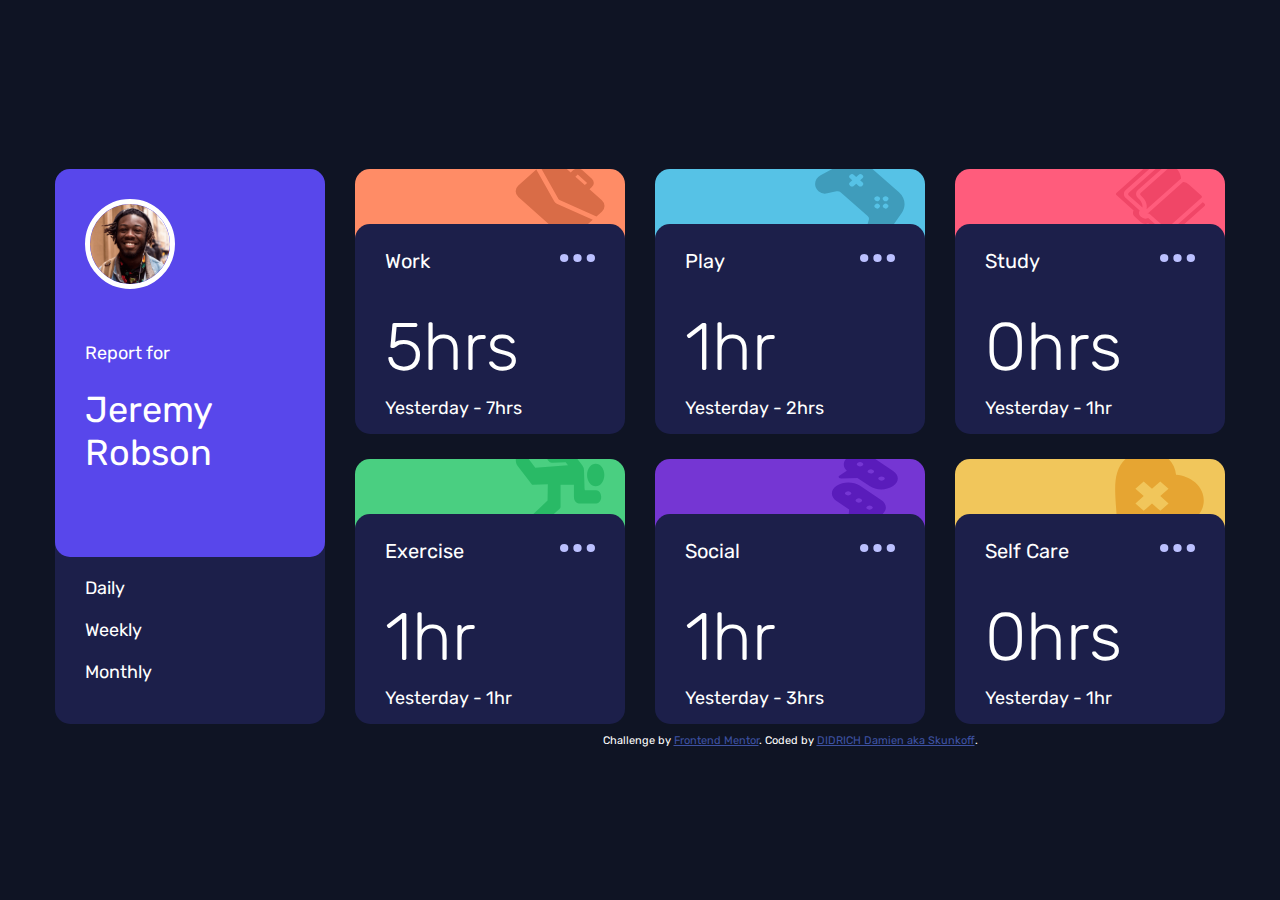
<file: index.html>
<!DOCTYPE html>
<html lang="en">

<head>
    <meta charset="UTF-8">
    <meta name="viewport" content="width=device-width, initial-scale=1.0">
    <!-- displays site properly based on user's device -->

    <link rel="icon" type="image/png" sizes="32x32" href="./images/favicon-32x32.png">
    <link rel="stylesheet" href="./assets/css/default.css">

    <title>Frontend Mentor | Time tracking dashboard</title>

    <!-- Feel free to remove these styles or customise in your own stylesheet 👍 -->
    <style>
        .attribution {
            font-size: 11px;
            text-align: center;
        }
        
        .attribution a {
            color: hsl(228, 45%, 44%);
        }
    </style>
</head>

<body>
    <main class="super-container">
        <div class="container">
            <div class="left">
                <div class="main">
                    <div class="profile">
                        <img class="picture" src="./assets/images/image-jeremy.png" alt="profile picture">
                        <div>
                            <p>Report for</p>
                            <h1>Jeremy Robson</h1>
                        </div>
                    </div>
                    <div class="button-div">
                        <a class="button" id="daily">Daily</a>
                        <a class="button" id="weekly">Weekly</a>
                        <a class="button" id="monthly">Monthly</a>
                    </div>
                </div>
            </div>
            <div class="right">
                <div class="upper">
                    <div id="work">
                        <div class="card">
                            <div class="card-header">
                                <img src="./assets/images/icon-work.svg" alt="work icon">
                            </div>
                            <div class="daily">
                                <div class="sub-head">
                                    <p>work</p>
                                    <div>
                                        <img src="./assets/images/icon-ellipsis.svg" alt="ellipsis icon">
                                    </div>
                                </div>
                                <div class="lower-card">
                                    <h1 class="work-time">5hrs</h1>
                                    <p class="work-last">Yesterday - 7hrs</p>
                                </div>
                            </div>
                            <div class="weekly">
                                <div class="sub-head">
                                    <p>work</p>
                                    <div>
                                        <img src="./assets/images/icon-ellipsis.svg" alt="ellipsis icon">
                                    </div>
                                </div>
                                <div class="lower-card">
                                    <h1 class="work-time">32hrs</h1>
                                    <p class="work-last">Last Week - 36hrs</p>
                                </div>
                            </div>
                            <div class="monthly">
                                <div class="sub-head">
                                    <p>work</p>
                                    <div>
                                        <img src="./assets/images/icon-ellipsis.svg" alt="ellipsis icon">
                                    </div>
                                </div>
                                <div class="lower-card">
                                    <h1 class="work-time">103hrs</h1>
                                    <p class="work-last">Last Month - 128hrs</p>
                                </div>
                            </div>
                        </div>
                    </div>
                    <div id="play">
                        <div class="card">
                            <div class="card-header">
                                <img src="./assets/images/icon-play.svg" alt="play icon">
                            </div>
                            <div class="daily">
                                <div class="sub-head">
                                    <p>play</p>
                                    <div>
                                        <img src="./assets/images/icon-ellipsis.svg" alt="ellipsis icon">
                                    </div>
                                </div>
                                <div class="lower-card">
                                    <h1 class="play-time">1hr</h1>
                                    <p class="play-last">Yesterday - 2hrs</p>
                                </div>
                            </div>
                            <div class="weekly">
                                <div class="sub-head">
                                    <p>play</p>
                                    <div>
                                        <img src="./assets/images/icon-ellipsis.svg" alt="ellipsis icon">
                                    </div>
                                </div>
                                <div class="lower-card">
                                    <h1 class="play-time">10hrs</h1>
                                    <p class="play-last">Last Week - 8hrs</p>
                                </div>
                            </div>
                            <div class="monthly">
                                <div class="sub-head">
                                    <p>play</p>
                                    <div>
                                        <img src="./assets/images/icon-ellipsis.svg" alt="ellipsis icon">
                                    </div>
                                </div>
                                <div class="lower-card">
                                    <h1 class="play-time">23hrs</h1>
                                    <p class="play-last">Last Month - 29hrs</p>
                                </div>
                            </div>
                        </div>
                    </div>
                    <div id="study">
                        <div class="card">
                            <div class="card-header">
                                <img src="./assets/images/icon-study.svg" alt="study icon">
                            </div>
                            <div class="daily">
                                <div class="sub-head">
                                    <p>study</p>
                                    <div>
                                        <img src="./assets/images/icon-ellipsis.svg" alt="ellipsis icon">
                                    </div>
                                </div>
                                <div class="lower-card">
                                    <h1 class="study-time">0hrs</h1>
                                    <p class="study-last">Yesterday - 1hr</p>
                                </div>
                            </div>
                            <div class="weekly">
                                <div class="sub-head">
                                    <p>study</p>
                                    <div>
                                        <img src="./assets/images/icon-ellipsis.svg" alt="ellipsis icon">
                                    </div>
                                </div>
                                <div class="lower-card">
                                    <h1 class="study-time">4hrs</h1>
                                    <p class="study-last">Last Week - 7hrs</p>
                                </div>
                            </div>
                            <div class="monthly">
                                <div class="sub-head">
                                    <p>study</p>
                                    <div>
                                        <img src="./assets/images/icon-ellipsis.svg" alt="ellipsis icon">
                                    </div>
                                </div>
                                <div class="lower-card">
                                    <h1 class="study-time">13hrs</h1>
                                    <p class="study-last">Last Month - 19hrs</p>
                                </div>
                            </div>
                        </div>
                    </div>
                </div>
                <div class="lower">
                    <div id="exercise">
                        <div class="card">
                            <div class="card-header">
                                <img src="./assets/images/icon-exercise.svg" alt="exercise icon">
                            </div>
                            <div class="daily">
                                <div class="sub-head">
                                    <p>exercise</p>
                                    <div>
                                        <img src="./assets/images/icon-ellipsis.svg" alt="ellipsis icon">
                                    </div>
                                </div>
                                <div class="lower-card">
                                    <h1 class="exercise-time">1hr</h1>
                                    <p class="exercise-last">Yesterday - 1hr</p>
                                </div>
                            </div>
                            <div class="weekly">
                                <div class="sub-head">
                                    <p>exercise</p>
                                    <div>
                                        <img src="./assets/images/icon-ellipsis.svg" alt="ellipsis icon">
                                    </div>
                                </div>
                                <div class="lower-card">
                                    <h1 class="exercise-time">4hrs</h1>
                                    <p class="exercise-last">Last Week - 5hrs</p>
                                </div>
                            </div>
                            <div class="monthly">
                                <div class="sub-head">
                                    <p>exercise</p>
                                    <div>
                                        <img src="./assets/images/icon-ellipsis.svg" alt="ellipsis icon">
                                    </div>
                                </div>
                                <div class="lower-card">
                                    <h1 class="exercise-time">11hrs</h1>
                                    <p class="exercise-last">Last Month - 18hrs</p>
                                </div>
                            </div>
                        </div>
                    </div>
                    <div id="social">
                        <div class="card">
                            <div class="card-header">
                                <img src="./assets/images/icon-social.svg" alt="social icon">
                            </div>
                            <div class="daily">
                                <div class="sub-head">
                                    <p>social</p>
                                    <div>
                                        <img src="./assets/images/icon-ellipsis.svg" alt="ellipsis icon">
                                    </div>
                                </div>
                                <div class="lower-card">
                                    <h1 class="social-time">1hr</h1>
                                    <p class="social-last">Yesterday - 3hrs</p>
                                </div>
                            </div>
                            <div class="weekly">
                                <div class="sub-head">
                                    <p>social</p>
                                    <div>
                                        <img src="./assets/images/icon-ellipsis.svg" alt="ellipsis icon">
                                    </div>
                                </div>
                                <div class="lower-card">
                                    <h1 class="social-time">5hrs</h1>
                                    <p class="social-last">Last Week - 10hrs</p>
                                </div>
                            </div>
                            <div class="monthly">
                                <div class="sub-head">
                                    <p>social</p>
                                    <div>
                                        <img src="./assets/images/icon-ellipsis.svg" alt="ellipsis icon">
                                    </div>
                                </div>
                                <div class="lower-card">
                                    <h1 class="social-time">21hrs</h1>
                                    <p class="social-last">Last Month - 23hrs</p>
                                </div>
                            </div>
                        </div>
                    </div>
                    <div id="self-care">
                        <div class="card">
                            <div class="card-header">
                                <img src="./assets/images/icon-self-care.svg" alt="self-care icon">
                            </div>
                            <div class="daily">
                                <div class="sub-head">
                                    <p>self care</p>
                                    <div>
                                        <img src="./assets/images/icon-ellipsis.svg" alt="ellipsis icon">
                                    </div>
                                </div>
                                <div class="lower-card">
                                    <h1 class="self-care-time">0hrs</h1>
                                    <p class="self-care-last">Yesterday - 1hr</p>
                                </div>
                            </div>
                            <div class="weekly">
                                <div class="sub-head">
                                    <p>self care</p>
                                    <div>
                                        <img src="./assets/images/icon-ellipsis.svg" alt="ellipsis icon">
                                    </div>
                                </div>
                                <div class="lower-card">
                                    <h1 class="self-care-time">2hrs</h1>
                                    <p class="self-care-last">Last Week - 2hrs</p>
                                </div>
                            </div>
                            <div class="monthly">
                                <div class="sub-head">
                                    <p>self care</p>
                                    <div>
                                        <img src="./assets/images/icon-ellipsis.svg" alt="ellipsis icon">
                                    </div>
                                </div>
                                <div class="lower-card">
                                    <h1 class="self-care-time">7hrs</h1>
                                    <p class="self-care-last">Last Month - 11hrs</p>
                                </div>
                            </div>
                        </div>
                    </div>
                </div>
                <footer class="attribution">
                    Challenge by <a href="https://www.frontendmentor.io?ref=challenge" target="_blank">Frontend
                        Mentor</a>. Coded by
                    <a href="https://www.damien-didrich.com">DIDRICH Damien aka Skunkoff</a>.
                </footer>
            </div>
        </div>
    </main>



    <script type="text/javascript" src="./assets/js/main.js"></script>
</body>

</html>
</file>
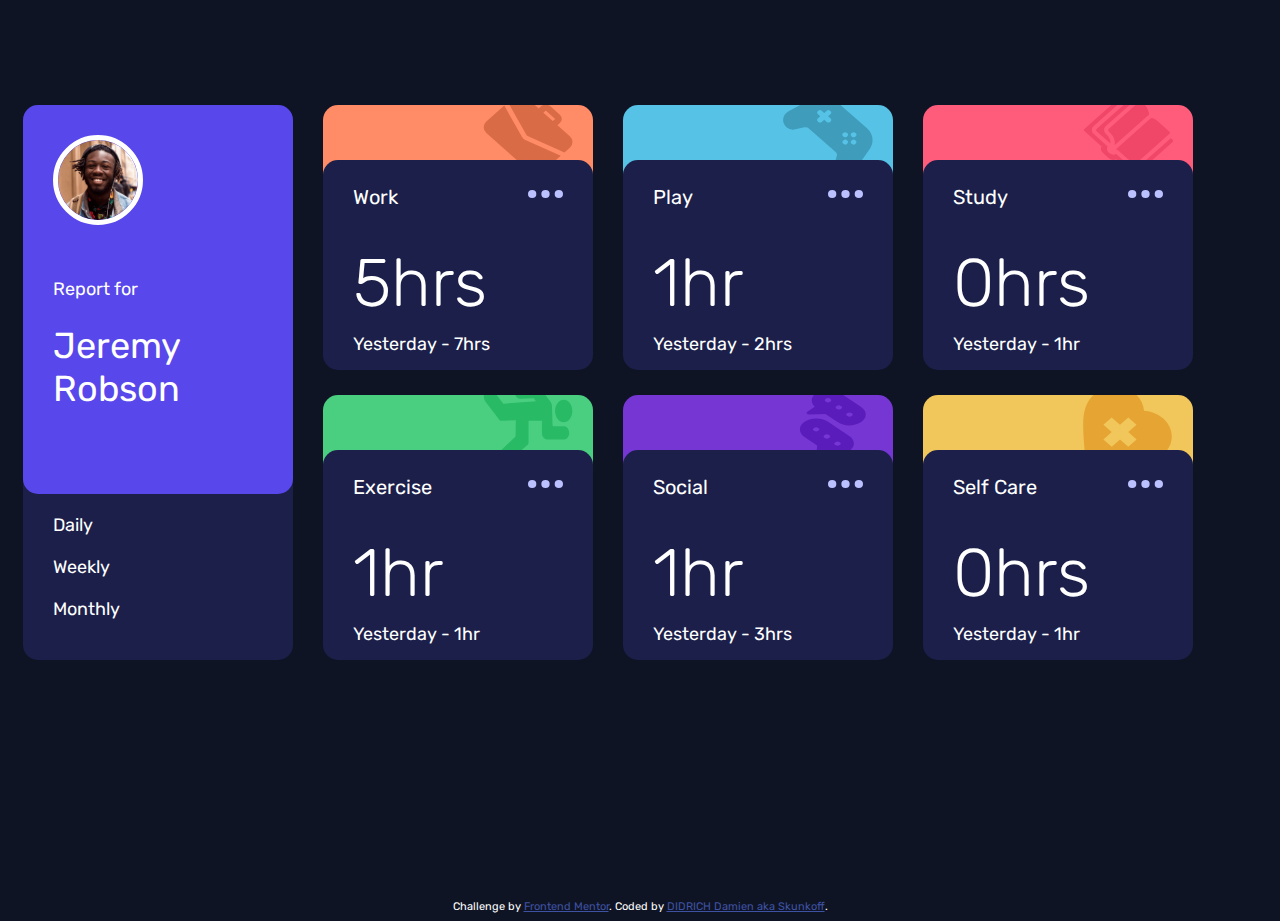
<file: time-tracking-dashboard-main/index.html>
<!DOCTYPE html>
<html lang="en">

<head>
    <meta charset="UTF-8">
    <meta name="viewport" content="width=device-width, initial-scale=1.0">
    <!-- displays site properly based on user's device -->

    <link rel="icon" type="image/png" sizes="32x32" href="./images/favicon-32x32.png">
    <link rel="stylesheet" href="./assets/css/default.css">

    <title>Frontend Mentor | Time tracking dashboard</title>

    <!-- Feel free to remove these styles or customise in your own stylesheet 👍 -->
    <style>
        .attribution {
            font-size: 11px;
            text-align: center;
        }
        
        .attribution a {
            color: hsl(228, 45%, 44%);
        }
    </style>
</head>

<body>
    <div class="container">
        <div class="left">
            <div class="main">
                <div class="profile">
                    <img class="picture" src="./assets/images/image-jeremy.png">
                    <div>
                        <p>Report for</p>
                        <h1>Jeremy Robson</h1>
                    </div>
                </div>
                <div class="button-div">
                    <a class="button" id="daily">Daily</a>
                    <a class="button" id="weekly">Weekly</a>
                    <a class="button" id="monthly">Monthly</a>
                </div>
            </div>
        </div>
        <div class="right">
            <div class="upper">
                <div id="work">
                    <div class="card">
                        <div class="card-header">
                            <img src="./assets/images/icon-work.svg">
                        </div>
                        <div class="daily">
                            <div class="sub-head">
                                <p>work</p>
                                <div>
                                    <img src="./assets/images/icon-ellipsis.svg">
                                </div>
                            </div>
                            <div class="lower-card">
                                <h1 class="work-time">5hrs</h1>
                                <p class="work-last">Yesterday - 7hrs</p>
                            </div>
                        </div>
                        <div class="weekly">
                            <div class="sub-head">
                                <p>work</p>
                                <div>
                                    <img src="./assets/images/icon-ellipsis.svg">
                                </div>
                            </div>
                            <div class="lower-card">
                                <h1 class="work-time">32hrs</h1>
                                <p class="work-last">Last Week - 36hrs</p>
                            </div>
                        </div>
                        <div class="monthly">
                            <div class="sub-head">
                                <p>work</p>
                                <div>
                                    <img src="./assets/images/icon-ellipsis.svg">
                                </div>
                            </div>
                            <div class="lower-card">
                                <h1 class="work-time">103hrs</h1>
                                <p class="work-last">Last Month - 128hrs</p>
                            </div>
                        </div>
                    </div>
                </div>
                <div id="play">
                    <div class="card">
                        <div class="card-header">
                            <img src="./assets/images/icon-play.svg">
                        </div>
                        <div class="daily">
                            <div class="sub-head">
                                <p>play</p>
                                <div>
                                    <img src="./assets/images/icon-ellipsis.svg">
                                </div>
                            </div>
                            <div class="lower-card">
                                <h1 class="play-time">1hr</h1>
                                <p class="play-last">Yesterday - 2hrs</p>
                            </div>
                        </div>
                        <div class="weekly">
                            <div class="sub-head">
                                <p>play</p>
                                <div>
                                    <img src="./assets/images/icon-ellipsis.svg">
                                </div>
                            </div>
                            <div class="lower-card">
                                <h1 class="play-time">10hrs</h1>
                                <p class="play-last">Last Week - 8hrs</p>
                            </div>
                        </div>
                        <div class="monthly">
                            <div class="sub-head">
                                <p>play</p>
                                <div>
                                    <img src="./assets/images/icon-ellipsis.svg">
                                </div>
                            </div>
                            <div class="lower-card">
                                <h1 class="play-time">23hrs</h1>
                                <p class="play-last">Last Month - 29hrs</p>
                            </div>
                        </div>
                    </div>
                </div>
                <div id="study">
                    <div class="card">
                        <div class="card-header">
                            <img src="./assets/images/icon-study.svg">
                        </div>
                        <div class="daily">
                            <div class="sub-head">
                                <p>study</p>
                                <div>
                                    <img src="./assets/images/icon-ellipsis.svg">
                                </div>
                            </div>
                            <div class="lower-card">
                                <h1 class="study-time">0hrs</h1>
                                <p class="study-last">Yesterday - 1hr</p>
                            </div>
                        </div>
                        <div class="weekly">
                            <div class="sub-head">
                                <p>study</p>
                                <div>
                                    <img src="./assets/images/icon-ellipsis.svg">
                                </div>
                            </div>
                            <div class="lower-card">
                                <h1 class="study-time">4hrs</h1>
                                <p class="study-last">Last Week - 7hrs</p>
                            </div>
                        </div>
                        <div class="monthly">
                            <div class="sub-head">
                                <p>study</p>
                                <div>
                                    <img src="./assets/images/icon-ellipsis.svg">
                                </div>
                            </div>
                            <div class="lower-card">
                                <h1 class="study-time">13hrs</h1>
                                <p class="study-last">Last Month - 19hrs</p>
                            </div>
                        </div>
                    </div>
                </div>
            </div>
            <div class="lower">
                <div id="exercise">
                    <div class="card">
                        <div class="card-header">
                            <img src="./assets/images/icon-exercise.svg">
                        </div>
                        <div class="daily">
                            <div class="sub-head">
                                <p>exercise</p>
                                <div>
                                    <img src="./assets/images/icon-ellipsis.svg">
                                </div>
                            </div>
                            <div class="lower-card">
                                <h1 class="exercise-time">1hr</h1>
                                <p class="exercise-last">Yesterday - 1hr</p>
                            </div>
                        </div>
                        <div class="weekly">
                            <div class="sub-head">
                                <p>exercise</p>
                                <div>
                                    <img src="./assets/images/icon-ellipsis.svg">
                                </div>
                            </div>
                            <div class="lower-card">
                                <h1 class="exercise-time">4hrs</h1>
                                <p class="exercise-last">Last Week - 5hrs</p>
                            </div>
                        </div>
                        <div class="monthly">
                            <div class="sub-head">
                                <p>exercise</p>
                                <div>
                                    <img src="./assets/images/icon-ellipsis.svg">
                                </div>
                            </div>
                            <div class="lower-card">
                                <h1 class="exercise-time">11hrs</h1>
                                <p class="exercise-last">Last Month - 18hrs</p>
                            </div>
                        </div>
                    </div>
                </div>
                <div id="social">
                    <div class="card">
                        <div class="card-header">
                            <img src="./assets/images/icon-social.svg">
                        </div>
                        <div class="daily">
                            <div class="sub-head">
                                <p>social</p>
                                <div>
                                    <img src="./assets/images/icon-ellipsis.svg">
                                </div>
                            </div>
                            <div class="lower-card">
                                <h1 class="social-time">1hr</h1>
                                <p class="social-last">Yesterday - 3hrs</p>
                            </div>
                        </div>
                        <div class="weekly">
                            <div class="sub-head">
                                <p>social</p>
                                <div>
                                    <img src="./assets/images/icon-ellipsis.svg">
                                </div>
                            </div>
                            <div class="lower-card">
                                <h1 class="social-time">5hrs</h1>
                                <p class="social-last">Last Week - 10hrs</p>
                            </div>
                        </div>
                        <div class="monthly">
                            <div class="sub-head">
                                <p>social</p>
                                <div>
                                    <img src="./assets/images/icon-ellipsis.svg">
                                </div>
                            </div>
                            <div class="lower-card">
                                <h1 class="social-time">21hrs</h1>
                                <p class="social-last">Last Month - 23hrs</p>
                            </div>
                        </div>
                    </div>
                </div>
                <div id="self-care">
                    <div class="card">
                        <div class="card-header">
                            <img src="./assets/images/icon-self-care.svg">
                        </div>
                        <div class="daily">
                            <div class="sub-head">
                                <p>self care</p>
                                <div>
                                    <img src="./assets/images/icon-ellipsis.svg">
                                </div>
                            </div>
                            <div class="lower-card">
                                <h1 class="self-care-time">0hrs</h1>
                                <p class="self-care-last">Yesterday - 1hr</p>
                            </div>
                        </div>
                        <div class="weekly">
                            <div class="sub-head">
                                <p>self care</p>
                                <div>
                                    <img src="./assets/images/icon-ellipsis.svg">
                                </div>
                            </div>
                            <div class="lower-card">
                                <h1 class="self-care-time">2hrs</h1>
                                <p class="self-care-last">Last Week - 2hrs</p>
                            </div>
                        </div>
                        <div class="monthly">
                            <div class="sub-head">
                                <p>self care</p>
                                <div>
                                    <img src="./assets/images/icon-ellipsis.svg">
                                </div>
                            </div>
                            <div class="lower-card">
                                <h1 class="self-care-time">7hrs</h1>
                                <p class="self-care-last">Last Month - 11hrs</p>
                            </div>
                        </div>
                    </div>
                </div>
            </div>
        </div>
    </div>


    <div class="attribution">
        Challenge by <a href="https://www.frontendmentor.io?ref=challenge" target="_blank">Frontend Mentor</a>. Coded by
        <a href="https://www.damien-didrich.com">DIDRICH Damien aka Skunkoff</a>.
    </div>
    <script type="text/javascript" src="./assets/js/main.js"></script>
</body>

</html>
</file>
<file: assets/css/default.css>
@import url("https://fonts.googleapis.com/css2?family=Rubik:wght@300;400;500&display=swap");
@import url("https://fonts.googleapis.com/css2?family=Rubik:wght@300;400;500&display=swap");
.card {
  width: 270px;
  height: 260px;
  margin: 15px;
  border-radius: 15px;
  box-sizing: border-box;
  display: flex;
  flex-direction: column;
}
.card .daily,
.card .weekly,
.card .monthly {
  border-radius: 15px;
  background: #1c1f4a;
  z-index: 30;
  position: relative;
  bottom: 25px;
  height: 210px;
}
.card .daily .sub-head,
.card .weekly .sub-head,
.card .monthly .sub-head {
  display: flex;
  justify-content: space-between;
}
.card .daily .sub-head p,
.card .weekly .sub-head p,
.card .monthly .sub-head p {
  font-size: 20px;
  margin: 25px 0 0 30px;
  text-transform: capitalize;
}
.card .daily .sub-head img,
.card .weekly .sub-head img,
.card .monthly .sub-head img {
  width: 35px;
  position: relative;
  padding: 20px;
  margin: 10px 10px 0 0;
}
.card .daily .sub-head img:hover,
.card .weekly .sub-head img:hover,
.card .monthly .sub-head img:hover {
  cursor: pointer;
  filter: brightness(0.7);
}
.card .daily h1,
.card .weekly h1,
.card .monthly h1 {
  font-weight: 300;
  margin: 20px 0 0 30px;
  font-size: 4.2rem;
}
.card .daily p,
.card .weekly p,
.card .monthly p {
  margin: 10px 0 25px 30px;
  text-transform: capitalize;
}
.card .card-header {
  overflow: hidden;
  display: flex;
  justify-content: flex-end;
  border-radius: 15px;
  position: relative;
  height: 80px;
  flex-shrink: 0;
}
.card .card-header img {
  margin-right: 20px;
  width: 90px;
  position: relative;
  bottom: 10px;
}
.card:hover {
  filter: brightness(1.35);
}

#work .card-header {
  background-color: #ff8c66;
}

#play .card-header {
  background-color: #56c2e6;
}

#study .card-header {
  background-color: #ff5c7c;
}

#exercise .card-header {
  background-color: #4acf81;
}

#social .card-header {
  background-color: #7536d3;
}

#self-care .card-header {
  background-color: #f1c65b;
}

@media (max-width: 1000px) {
  .right {
    width: 100%;
  }
  .right .upper {
    width: 90%;
    flex-direction: column;
  }
  .right .upper .card {
    width: 100%;
  }
  .right .upper .card .lower-card {
    display: flex;
  }
  .right .upper .card .lower-card p {
    margin: 8% 0 0 40%;
  }
  .right .lower {
    width: 90%;
    flex-direction: column;
  }
  .right .lower .card {
    width: 100%;
  }
  .right .lower .card .lower-card {
    display: flex;
  }
  .right .lower .card .lower-card p {
    margin: 8% 0 0 40%;
  }
}
@media (max-width: 600px) {
  .right .upper .card .lower-card p,
.right .lower .card .lower-card p {
    margin: 8% 0 0 10%;
  }
}
body {
  margin: 0;
  padding: 0;
  box-sizing: border-box;
}

.super-container {
  display: flex;
  justify-content: center;
  align-items: center;
  width: 100vw;
  height: 100vh;
}

.container {
  width: 1440px;
  display: flex;
  justify-content: center;
  user-select: none;
}

.container,
.upper,
.lower {
  display: flex;
  flex-wrap: wrap;
}

body {
  background-color: #0f1424;
  color: white;
  font-family: "Rubik", sans-serif;
  font-size: 18px;
}

.daily,
.weekly,
.monthly {
  flex-direction: column;
}

.daily {
  display: flex;
}

.weekly {
  display: none;
}

.monthly {
  display: none;
}

.main {
  background-color: #1c1f4a;
  width: 270px;
  height: 555px;
  border-radius: 15px;
  margin: 15px;
}
.main .profile {
  background-color: #5847eb;
  height: 70%;
  border-radius: 15px;
}
.main .profile .picture {
  width: 80px;
  border: 5px solid white;
  border-radius: 50%;
  margin: 30px;
}
.main .profile p,
.main .profile h1 {
  margin-left: 30px;
  font-weight: 400;
}
.main .button-div {
  display: flex;
  flex-direction: column;
}
.main .button-div a {
  margin: 20px 0px 0px 30px;
}
.main .button-div a:visited {
  color: red;
}
.main .button-div a:hover {
  cursor: pointer;
  filter: brightness(0.6);
}

@media (max-width: 1250px) {
  .super-container .container {
    width: 1000px;
    margin: auto;
  }
  .super-container .left {
    width: 90%;
    height: 50%;
  }
  .super-container .left .main {
    width: 100%;
    height: 90%;
  }
  .super-container .left .main .profile {
    display: flex;
    height: 60%;
  }
  .super-container .left .main .profile .picture {
    width: 15%;
    height: 60%;
  }
  .super-container .left .main .profile p {
    margin-top: 20%;
  }
  .super-container .left .main .button-div {
    height: fit-content;
  }
}
@media (max-width: 1000px) {
  .container {
    width: 800px;
    flex-direction: column;
    flex-wrap: nowrap;
    margin: auto;
  }

  .left {
    margin-bottom: 20px;
  }
  .left .main {
    height: 100%;
  }
  .left .main .profile .picture {
    height: 55%;
  }
}
@media (max-width: 800px) {
  .container {
    width: 90%;
    margin: auto;
  }

  .left .main .profile .picture {
    height: 40%;
  }
}
@media (max-width: 600px) {
  .left {
    height: 100%;
  }
  .left .main {
    height: 100%;
  }
  .left .main .profile {
    height: 50%;
  }

  h1 {
    font-size: 1.2rem;
  }
}

/*# sourceMappingURL=default.css.map */
</file>
<file: time-tracking-dashboard-main/assets/css/default.css>
@import url("https://fonts.googleapis.com/css2?family=Rubik:wght@300;400;500&display=swap");
@import url("https://fonts.googleapis.com/css2?family=Rubik:wght@300;400;500&display=swap");
.card {
  width: 270px;
  height: 260px;
  margin: 15px;
  border-radius: 15px;
  box-sizing: border-box;
  display: flex;
  flex-direction: column;
}
.card .daily,
.card .weekly,
.card .monthly {
  border-radius: 15px;
  background: #1c1f4a;
  z-index: 30;
  position: relative;
  bottom: 25px;
  height: 210px;
}
.card .daily .sub-head,
.card .weekly .sub-head,
.card .monthly .sub-head {
  display: flex;
  justify-content: space-between;
}
.card .daily .sub-head p,
.card .weekly .sub-head p,
.card .monthly .sub-head p {
  font-size: 20px;
  margin: 25px 0 0 30px;
  text-transform: capitalize;
}
.card .daily .sub-head img,
.card .weekly .sub-head img,
.card .monthly .sub-head img {
  width: 35px;
  position: relative;
  padding: 20px;
  margin: 10px 10px 0 0;
}
.card .daily .sub-head img:hover,
.card .weekly .sub-head img:hover,
.card .monthly .sub-head img:hover {
  cursor: pointer;
  filter: brightness(0.7);
}
.card .daily h1,
.card .weekly h1,
.card .monthly h1 {
  font-weight: 300;
  margin: 20px 0 0 30px;
  font-size: 4.2rem;
}
.card .daily p,
.card .weekly p,
.card .monthly p {
  margin: 10px 0 25px 30px;
  text-transform: capitalize;
}
.card .card-header {
  overflow: hidden;
  display: flex;
  justify-content: flex-end;
  border-radius: 15px;
  position: relative;
  height: 80px;
  flex-shrink: 0;
}
.card .card-header img {
  margin-right: 20px;
  width: 90px;
  position: relative;
  bottom: 10px;
}
.card:hover {
  filter: brightness(1.35);
}

#work .card-header {
  background-color: #ff8c66;
}

#play .card-header {
  background-color: #56c2e6;
}

#study .card-header {
  background-color: #ff5c7c;
}

#exercise .card-header {
  background-color: #4acf81;
}

#social .card-header {
  background-color: #7536d3;
}

#self-care .card-header {
  background-color: #f1c65b;
}

@media (max-width: 1000px) {
  .right {
    width: 100%;
  }
  .right .upper {
    width: 90%;
    flex-direction: column;
  }
  .right .upper .card {
    width: 100%;
  }
  .right .upper .card .lower-card {
    display: flex;
  }
  .right .upper .card .lower-card p {
    margin: 8% 0 0 40%;
  }
  .right .lower {
    width: 90%;
    flex-direction: column;
  }
  .right .lower .card {
    width: 100%;
  }
  .right .lower .card .lower-card {
    display: flex;
  }
  .right .lower .card .lower-card p {
    margin: 8% 0 0 40%;
  }
}
@media (max-width: 600px) {
  .right .upper .card .lower-card p,
.right .lower .card .lower-card p {
    margin: 8% 0 0 10%;
  }
}
.container {
  width: 1440px;
  height: 90vh;
  margin: auto;
  margin-top: 10vh;
  user-select: none;
}

.container,
.upper,
.lower {
  display: flex;
  flex-wrap: wrap;
}

body {
  background-color: #0f1424;
  color: white;
  font-family: "Rubik", sans-serif;
  font-size: 18px;
}

.daily,
.weekly,
.monthly {
  flex-direction: column;
}

.daily {
  display: flex;
}

.weekly {
  display: none;
}

.monthly {
  display: none;
}

.main {
  background-color: #1c1f4a;
  width: 270px;
  height: 555px;
  border-radius: 15px;
  margin: 15px;
}
.main .profile {
  background-color: #5847eb;
  height: 70%;
  border-radius: 15px;
}
.main .profile .picture {
  width: 80px;
  border: 5px solid white;
  border-radius: 50%;
  margin: 30px;
}
.main .profile p,
.main .profile h1 {
  margin-left: 30px;
  font-weight: 400;
}
.main .button-div {
  display: flex;
  flex-direction: column;
}
.main .button-div a {
  margin: 20px 0px 0px 30px;
}
.main .button-div a:visited {
  color: red;
}
.main .button-div a:hover {
  cursor: pointer;
  filter: brightness(0.6);
}

@media (max-width: 1250px) {
  .container {
    width: 1000px;
  }

  .left {
    width: 90%;
    height: 50%;
  }
  .left .main {
    width: 100%;
    height: 90%;
  }
  .left .main .profile {
    display: flex;
    height: 60%;
  }
  .left .main .profile .picture {
    width: 15%;
    height: 60%;
  }
  .left .main .profile p {
    margin-top: 20%;
  }
  .left .main .button-div {
    height: fit-content;
  }
}
@media (max-width: 1000px) {
  .container {
    width: 800px;
    flex-direction: column;
    flex-wrap: nowrap;
  }

  .left {
    margin-bottom: 20px;
  }
  .left .main {
    height: 100%;
  }
  .left .main .profile .picture {
    height: 55%;
  }
}
@media (max-width: 800px) {
  .container {
    width: 90%;
  }

  .left .main .profile .picture {
    height: 40%;
  }
}
@media (max-width: 600px) {
  .left {
    height: 100%;
  }
  .left .main {
    height: 100%;
  }
  .left .main .profile {
    height: 50%;
  }

  h1 {
    font-size: 1.2rem;
  }
}

/*# sourceMappingURL=default.css.map */
</file>
